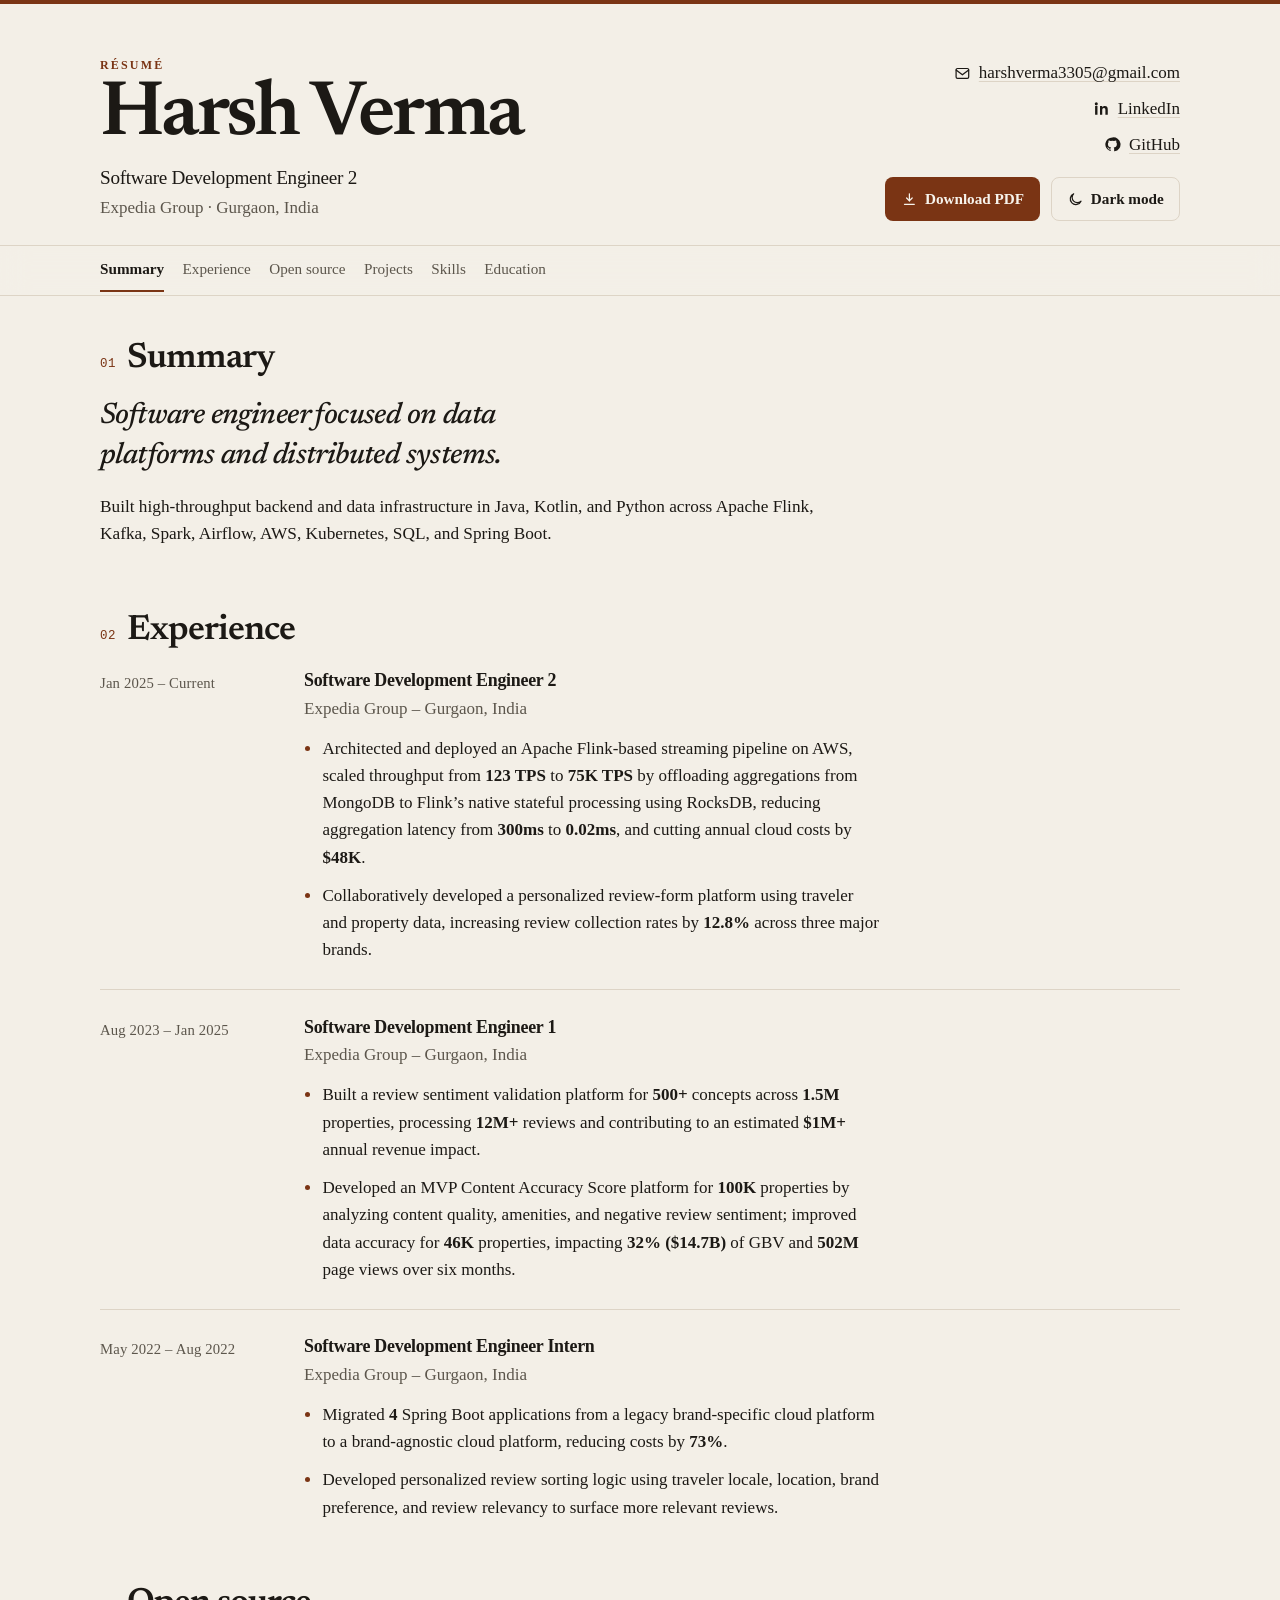
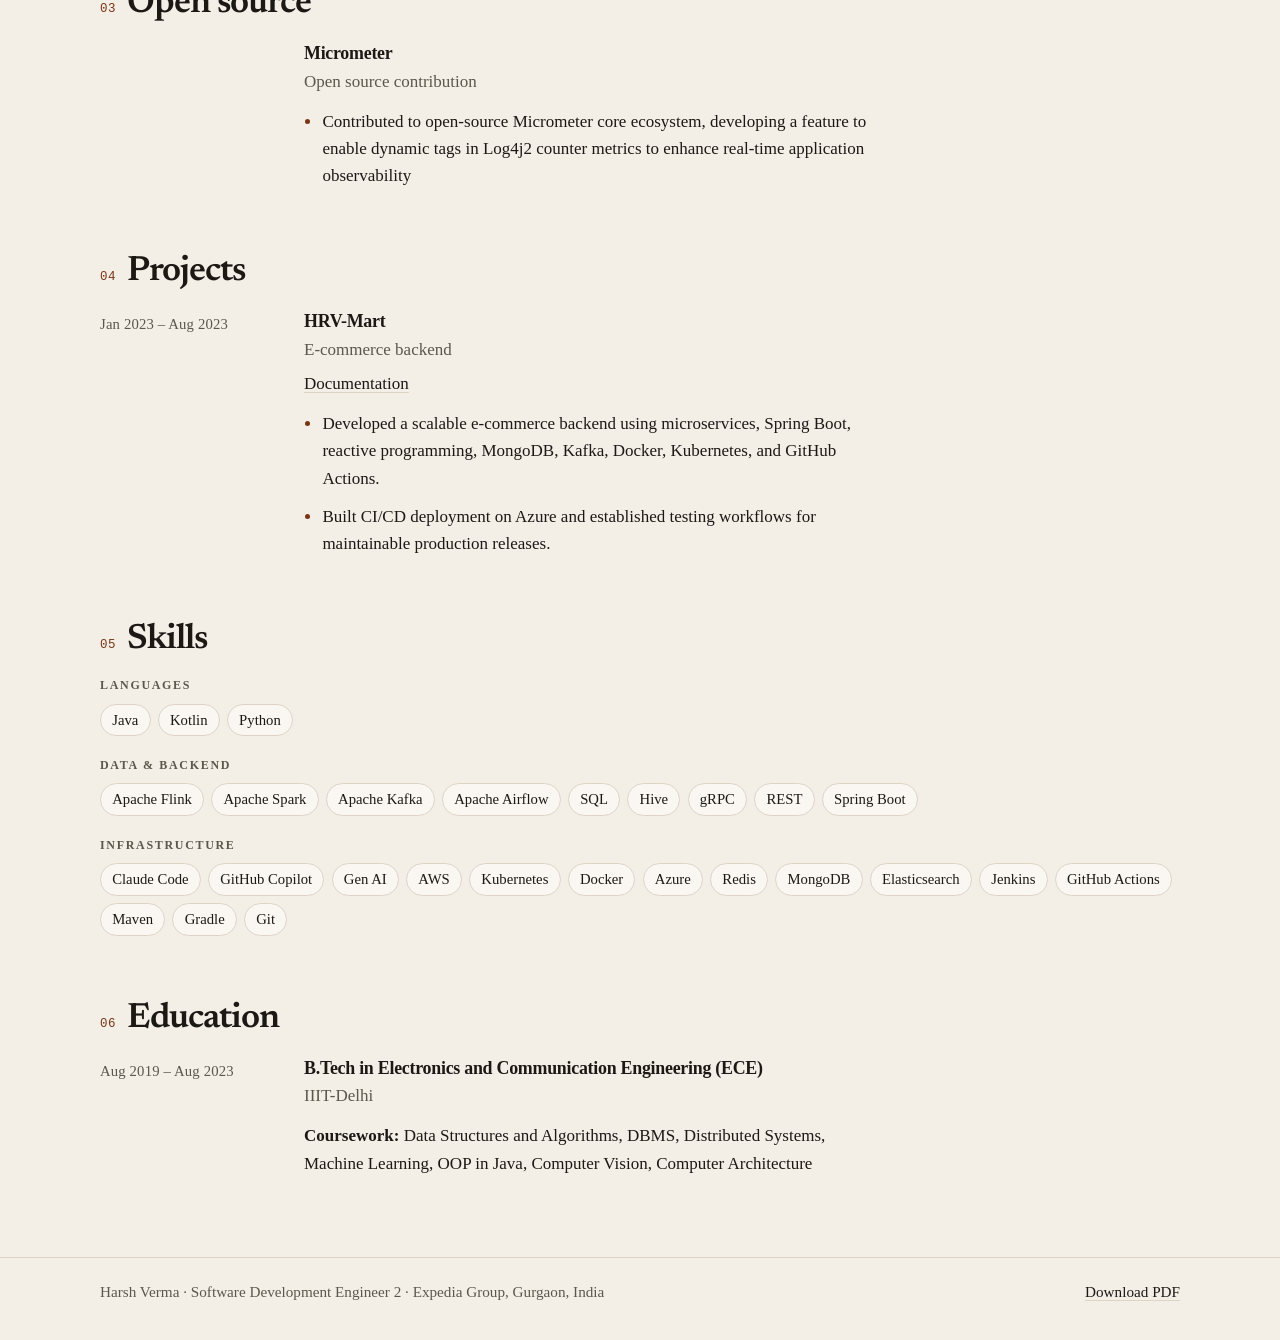
<file: index.html>
<!DOCTYPE html>
<html lang="en">
<head>
  <meta charset="utf-8">
  <meta name="viewport" content="width=device-width, initial-scale=1">
  <title>Harsh Verma — Software Development Engineer 2 at Expedia Group</title>
  <meta name="description" content="Software engineer focused on data platforms and distributed systems. Software Development Engineer 2 at Expedia Group in Gurgaon, India.">
  <meta name="author" content="Harsh Verma">
  <meta name="robots" content="index, follow">
  <meta name="color-scheme" content="light dark">
  <meta name="theme-color" content="#f3efe7">
  <meta name="format-detection" content="telephone=no">
  <link rel="canonical" href="https://harsh3305.github.io/MyResume/">

  <meta property="og:type" content="profile">
  <meta property="og:site_name" content="Harsh Verma">
  <meta property="og:title" content="Harsh Verma — Software Development Engineer 2 at Expedia Group">
  <meta property="og:description" content="Software engineer focused on data platforms and distributed systems. Software Development Engineer 2 at Expedia Group in Gurgaon, India.">
  <meta property="og:url" content="https://harsh3305.github.io/MyResume/">
  <meta property="og:image" content="https://harsh3305.github.io/MyResume/og.png">
  <meta property="og:image:type" content="image/png">
  <meta property="og:image:width" content="1200">
  <meta property="og:image:height" content="630">
  <meta property="og:image:alt" content="Harsh Verma, Software Development Engineer 2 at Expedia Group">
  <meta property="og:locale" content="en_IN">
  <meta property="profile:first_name" content="Harsh">
  <meta property="profile:last_name" content="Verma">

  <meta name="twitter:card" content="summary_large_image">
  <meta name="twitter:title" content="Harsh Verma — Software Development Engineer 2 at Expedia Group">
  <meta name="twitter:description" content="Software engineer focused on data platforms and distributed systems. Software Development Engineer 2 at Expedia Group in Gurgaon, India.">
  <meta name="twitter:image" content="https://harsh3305.github.io/MyResume/og.png">
  <meta name="twitter:image:alt" content="Harsh Verma, Software Development Engineer 2 at Expedia Group">

  <link rel="icon" href="favicon.svg" type="image/svg+xml">
  <link rel="alternate" type="application/pdf" title="Harsh Verma résumé (PDF)" href="Harsh-Verma-Resume.pdf">
  <link rel="preload" href="fonts/newsreader-600.woff2" as="font" type="font/woff2" crossorigin>
  <link rel="preload" href="fonts/public-sans-400.woff2" as="font" type="font/woff2" crossorigin>
  <link rel="stylesheet" href="styles.css">
  <script>
    (function () {
      try {
        var stored = localStorage.getItem("theme");
        var theme = stored === "light" || stored === "dark"
          ? stored
          : (window.matchMedia("(prefers-color-scheme: dark)").matches ? "dark" : "light");
        document.documentElement.setAttribute("data-theme", theme);
        var meta = document.querySelector('meta[name="theme-color"]');
        if (meta) meta.setAttribute("content", theme === "dark" ? "#141311" : "#f3efe7");
      } catch (e) {}
    })();
  </script>
  <script type="application/ld+json">
    {
      "@context": "https://schema.org",
      "@type": "ProfilePage",
      "name": "Harsh Verma",
      "url": "https://harsh3305.github.io/MyResume/",
      "mainEntity": {
        "@type": "Person",
        "name": "Harsh Verma",
        "jobTitle": "Software Development Engineer 2",
        "description": "Software engineer focused on data platforms and distributed systems. Built high-throughput backend and data infrastructure in Java, Kotlin, and Python across Apache Flink, Kafka, Spark, Airflow, AWS, Kubernetes, SQL, and Spring Boot.",
        "email": "mailto:harshverma3305@gmail.com",
        "url": "https://harsh3305.github.io/MyResume/",
        "sameAs": [
          "https://www.linkedin.com/in/harsh-verma-45423819b/",
          "https://github.com/Harsh3305"
        ],
        "worksFor": {
          "@type": "Organization",
          "name": "Expedia Group"
        },
        "alumniOf": {
          "@type": "CollegeOrUniversity",
          "name": "IIIT-Delhi"
        },
        "knowsAbout": [
          "Java",
          "Kotlin",
          "Python",
          "Apache Flink",
          "Apache Spark",
          "Apache Kafka",
          "Apache Airflow",
          "SQL",
          "Hive",
          "gRPC",
          "REST",
          "Spring Boot",
          "Claude Code",
          "GitHub Copilot",
          "Gen AI",
          "AWS",
          "Kubernetes",
          "Docker",
          "Azure",
          "Redis",
          "MongoDB",
          "Elasticsearch",
          "Jenkins",
          "GitHub Actions",
          "Maven",
          "Gradle",
          "Git"
        ]
      }
    }
  </script>
</head>
<body>
  <a class="skip-link" href="#main">Skip to content</a>

  <header class="site-header">
    <div class="accent-bar" aria-hidden="true"></div>
    <div class="wrap identity-row">
      <div class="identity">
        <p class="kicker">Résumé</p>
        <h1 translate="no">Harsh Verma</h1>
        <p class="job-title">Software Development Engineer 2</p>
        <p class="affiliation">Expedia Group · Gurgaon, India</p>
      </div>
      <div class="header-side">
        <address>
          <ul class="contacts">
            <li>
              <a href="mailto:harshverma3305@gmail.com">
                <svg class="icon" viewBox="0 0 24 24" aria-hidden="true" focusable="false">
                  <rect x="3" y="5" width="18" height="14" rx="2"></rect>
                  <path d="M3 7l9 7 9-7"></path>
                </svg>
                harshverma3305@gmail.com
              </a>
            </li>
            <li>
              <a href="https://www.linkedin.com/in/harsh-verma-45423819b/" rel="me noopener noreferrer" target="_blank">
                <svg class="icon icon-fill" viewBox="0 0 24 24" aria-hidden="true" focusable="false">
                  <path d="M4.7 3.3A2.2 2.2 0 1 1 2.5 5.5a2.2 2.2 0 0 1 2.2-2.2zM3 8.7h3.4V21H3zM10 8.7h3.3v1.7h.1c.5-1 1.7-2 3.4-2 3.6 0 4.3 2.4 4.3 5.5V21H17.7v-6.2c0-1.5 0-3.4-2.1-3.4s-2.4 1.6-2.4 3.3V21H10z"></path>
                </svg>
                LinkedIn
                <span class="visually-hidden">(opens in a new tab)</span>
              </a>
            </li>
            <li>
              <a href="https://github.com/Harsh3305" rel="me noopener noreferrer" target="_blank">
                <svg class="icon icon-fill" viewBox="0 0 24 24" aria-hidden="true" focusable="false">
                  <path d="M12 2a10 10 0 0 0-3.2 19.5c.5.1.7-.2.7-.5v-1.7c-2.8.6-3.4-1.2-3.4-1.2-.4-1.1-1.1-1.4-1.1-1.4-.9-.6.1-.6.1-.6 1 .1 1.5 1 1.5 1 .9 1.6 2.4 1.1 3 .9.1-.7.4-1.1.6-1.4-2.2-.3-4.6-1.1-4.6-5a3.9 3.9 0 0 1 1-2.7 3.6 3.6 0 0 1 .1-2.6s.8-.3 2.8 1a9.6 9.6 0 0 1 5 0c2-1.3 2.8-1 2.8-1a3.6 3.6 0 0 1 .1 2.6 3.9 3.9 0 0 1 1 2.7c0 3.9-2.3 4.7-4.6 5a2.5 2.5 0 0 1 .7 1.9v2.8c0 .3.2.6.7.5A10 10 0 0 0 12 2z"></path>
                </svg>
                GitHub
                <span class="visually-hidden">(opens in a new tab)</span>
              </a>
            </li>
          </ul>
        </address>
        <div class="actions">
          <a class="download" href="Harsh-Verma-Resume.pdf" download="Harsh-Verma-Resume.pdf" type="application/pdf">
            <svg class="icon" viewBox="0 0 24 24" aria-hidden="true" focusable="false">
              <path d="M12 4v10"></path>
              <path d="M8 10l4 4 4-4"></path>
              <path d="M5 19h14"></path>
            </svg>
            Download PDF
          </a>
          <button type="button" class="theme-toggle">
            <svg class="icon icon-moon" viewBox="0 0 24 24" aria-hidden="true" focusable="false">
              <path d="M20 14.5A8 8 0 1 1 9.5 4 6.5 6.5 0 0 0 20 14.5z"></path>
            </svg>
            <svg class="icon icon-sun" viewBox="0 0 24 24" aria-hidden="true" focusable="false">
              <circle cx="12" cy="12" r="4"></circle>
              <path d="M12 3v2M12 19v2M3 12h2M19 12h2M5.6 5.6l1.4 1.4M17 17l1.4 1.4M18.4 5.6 17 7M7 17l-1.4 1.4"></path>
            </svg>
            <span class="when-light">Dark mode</span>
            <span class="when-dark">Light mode</span>
          </button>
        </div>
      </div>
    </div>
    <nav class="nav" aria-label="Résumé sections">
      <ul class="wrap">
        <li><a href="#summary">Summary</a></li>
        <li><a href="#experience">Experience</a></li>
        <li><a href="#open-source">Open source</a></li>
        <li><a href="#projects">Projects</a></li>
        <li><a href="#skills">Skills</a></li>
        <li><a href="#education">Education</a></li>
      </ul>
    </nav>
  </header>

  <main id="main" class="wrap" tabindex="-1">
    <section class="section" id="summary" aria-labelledby="summary-heading">
      <h2 id="summary-heading"><span class="idx" aria-hidden="true">01</span> Summary</h2>
      <p class="lede">Software engineer focused on data platforms and distributed systems.</p>
      <p class="summary-detail">Built high-throughput backend and data infrastructure in Java, Kotlin, and Python across Apache Flink, Kafka, Spark, Airflow, AWS, Kubernetes, SQL, and Spring Boot.</p>
    </section>

    <section class="section" id="experience" aria-labelledby="experience-heading">
      <h2 id="experience-heading"><span class="idx" aria-hidden="true">02</span> Experience</h2>
      <div class="stack">
        <article class="role">
          <p class="dates"><time datetime="2025-01">Jan 2025</time> – Current</p>
          <div>
            <h3>Software Development Engineer 2</h3>
            <p class="org">Expedia Group – Gurgaon, India</p>
            <ul class="points">
              <li>Architected and deployed an Apache Flink-based streaming pipeline on AWS, scaled throughput from <strong>123 TPS</strong> to <strong>75K TPS</strong> by offloading aggregations from MongoDB to Flink’s native stateful processing using RocksDB, reducing aggregation latency from <strong>300ms</strong> to <strong>0.02ms</strong>, and cutting annual cloud costs by <strong>$48K</strong>.</li>
              <li>Collaboratively developed a personalized review-form platform using traveler and property data, increasing review collection rates by <strong>12.8%</strong> across three major brands.</li>
            </ul>
          </div>
        </article>

        <article class="role">
          <p class="dates"><time datetime="2023-08">Aug 2023</time> – <time datetime="2025-01">Jan 2025</time></p>
          <div>
            <h3>Software Development Engineer 1</h3>
            <p class="org">Expedia Group – Gurgaon, India</p>
            <ul class="points">
              <li>Built a review sentiment validation platform for <strong>500+</strong> concepts across <strong>1.5M</strong> properties, processing <strong>12M+</strong> reviews and contributing to an estimated <strong>$1M+</strong> annual revenue impact.</li>
              <li>Developed an MVP Content Accuracy Score platform for <strong>100K</strong> properties by analyzing content quality, amenities, and negative review sentiment; improved data accuracy for <strong>46K</strong> properties, impacting <strong>32% ($14.7B)</strong> of GBV and <strong>502M</strong> page views over six months.</li>
            </ul>
          </div>
        </article>

        <article class="role">
          <p class="dates"><time datetime="2022-05">May 2022</time> – <time datetime="2022-08">Aug 2022</time></p>
          <div>
            <h3>Software Development Engineer Intern</h3>
            <p class="org">Expedia Group – Gurgaon, India</p>
            <ul class="points">
              <li>Migrated <strong>4</strong> Spring Boot applications from a legacy brand-specific cloud platform to a brand-agnostic cloud platform, reducing costs by <strong>73%</strong>.</li>
              <li>Developed personalized review sorting logic using traveler locale, location, brand preference, and review relevancy to surface more relevant reviews.</li>
            </ul>
          </div>
        </article>
      </div>
    </section>

    <section class="section" id="open-source" aria-labelledby="open-source-heading">
      <h2 id="open-source-heading"><span class="idx" aria-hidden="true">03</span> Open source</h2>
      <div class="stack">
        <article class="role">
          <div>
            <h3>Micrometer</h3>
            <p class="org">Open source contribution</p>
            <ul class="points">
              <li>Contributed to open-source Micrometer core ecosystem, developing a feature to enable dynamic tags in Log4j2 counter metrics to enhance real-time application observability</li>
            </ul>
          </div>
        </article>
      </div>
    </section>

    <section class="section" id="projects" aria-labelledby="projects-heading">
      <h2 id="projects-heading"><span class="idx" aria-hidden="true">04</span> Projects</h2>
      <div class="stack">
        <article class="role">
          <p class="dates"><time datetime="2023-01">Jan 2023</time> – <time datetime="2023-08">Aug 2023</time></p>
          <div>
            <h3>HRV-Mart</h3>
            <p class="org">E-commerce backend</p>
            <p class="docs">
              <a href="https://hrv-mart.github.io/docs/" rel="noopener noreferrer" target="_blank">
                Documentation
                <span class="visually-hidden">(opens in a new tab)</span>
              </a>
            </p>
            <ul class="points">
              <li>Developed a scalable e-commerce backend using microservices, Spring Boot, reactive programming, MongoDB, Kafka, Docker, Kubernetes, and GitHub Actions.</li>
              <li>Built CI/CD deployment on Azure and established testing workflows for maintainable production releases.</li>
            </ul>
          </div>
        </article>
      </div>
    </section>

    <section class="section" id="skills" aria-labelledby="skills-heading">
      <h2 id="skills-heading"><span class="idx" aria-hidden="true">05</span> Skills</h2>
      <div class="skill-groups">
        <div class="skill-group">
          <h3>Languages</h3>
          <ul class="tags">
            <li>Java</li>
            <li>Kotlin</li>
            <li>Python</li>
          </ul>
        </div>
        <div class="skill-group">
          <h3>Data &amp; Backend</h3>
          <ul class="tags">
            <li>Apache Flink</li>
            <li>Apache Spark</li>
            <li>Apache Kafka</li>
            <li>Apache Airflow</li>
            <li>SQL</li>
            <li>Hive</li>
            <li>gRPC</li>
            <li>REST</li>
            <li>Spring Boot</li>
          </ul>
        </div>
        <div class="skill-group">
          <h3>Infrastructure</h3>
          <ul class="tags">
            <li>Claude Code</li>
            <li>GitHub Copilot</li>
            <li>Gen AI</li>
            <li>AWS</li>
            <li>Kubernetes</li>
            <li>Docker</li>
            <li>Azure</li>
            <li>Redis</li>
            <li>MongoDB</li>
            <li>Elasticsearch</li>
            <li>Jenkins</li>
            <li>GitHub Actions</li>
            <li>Maven</li>
            <li>Gradle</li>
            <li>Git</li>
          </ul>
        </div>
      </div>
    </section>

    <section class="section" id="education" aria-labelledby="education-heading">
      <h2 id="education-heading"><span class="idx" aria-hidden="true">06</span> Education</h2>
      <div class="stack">
        <article class="role">
          <p class="dates"><time datetime="2019-08">Aug 2019</time> – <time datetime="2023-08">Aug 2023</time></p>
          <div>
            <h3>B.Tech in Electronics and Communication Engineering (ECE)</h3>
            <p class="org">IIIT-Delhi</p>
            <p class="coursework"><span class="label">Coursework:</span> Data Structures and Algorithms, DBMS, Distributed Systems, Machine Learning, OOP in Java, Computer Vision, Computer Architecture</p>
          </div>
        </article>
      </div>
    </section>
  </main>

  <footer class="site-footer">
    <div class="wrap footer-inner">
      <p>Harsh Verma · Software Development Engineer 2 · Expedia Group, Gurgaon, India</p>
      <a href="Harsh-Verma-Resume.pdf" download="Harsh-Verma-Resume.pdf" type="application/pdf">Download PDF</a>
    </div>
  </footer>

  <script>
    (function () {
      var root = document.documentElement;
      var toggle = document.querySelector(".theme-toggle");
      var meta = document.querySelector('meta[name="theme-color"]');

      function currentTheme() {
        return root.getAttribute("data-theme") === "dark" ? "dark" : "light";
      }

      function applyTheme(theme, persist) {
        root.setAttribute("data-theme", theme);
        if (meta) meta.setAttribute("content", theme === "dark" ? "#141311" : "#f3efe7");
        if (persist) {
          try { localStorage.setItem("theme", theme); } catch (e) {}
        }
      }

      applyTheme(currentTheme(), false);

      if (toggle) {
        toggle.addEventListener("click", function () {
          applyTheme(currentTheme() === "dark" ? "light" : "dark", true);
        });
      }

      try {
        window.matchMedia("(prefers-color-scheme: dark)").addEventListener("change", function (event) {
          var stored = null;
          try { stored = localStorage.getItem("theme"); } catch (e) {}
          if (stored !== "light" && stored !== "dark") {
            applyTheme(event.matches ? "dark" : "light", false);
          }
        });
      } catch (e) {}

      var links = Array.prototype.slice.call(document.querySelectorAll(".nav a"));
      var ticking = false;

      function updateCurrent() {
        var current = links[0];
        for (var i = 0; i < links.length; i++) {
          var id = links[i].getAttribute("href").slice(1);
          var section = document.getElementById(id);
          if (!section) continue;
          if (section.getBoundingClientRect().top - 120 <= 0) current = links[i];
        }
        for (var j = 0; j < links.length; j++) {
          if (links[j] === current) links[j].setAttribute("aria-current", "true");
          else links[j].removeAttribute("aria-current");
        }
      }

      function onScroll() {
        if (ticking) return;
        ticking = true;
        requestAnimationFrame(function () {
          updateCurrent();
          ticking = false;
        });
      }

      updateCurrent();
      document.addEventListener("scroll", onScroll, { passive: true });
      window.addEventListener("hashchange", updateCurrent);
    })();
  </script>
</body>
</html>
</file>
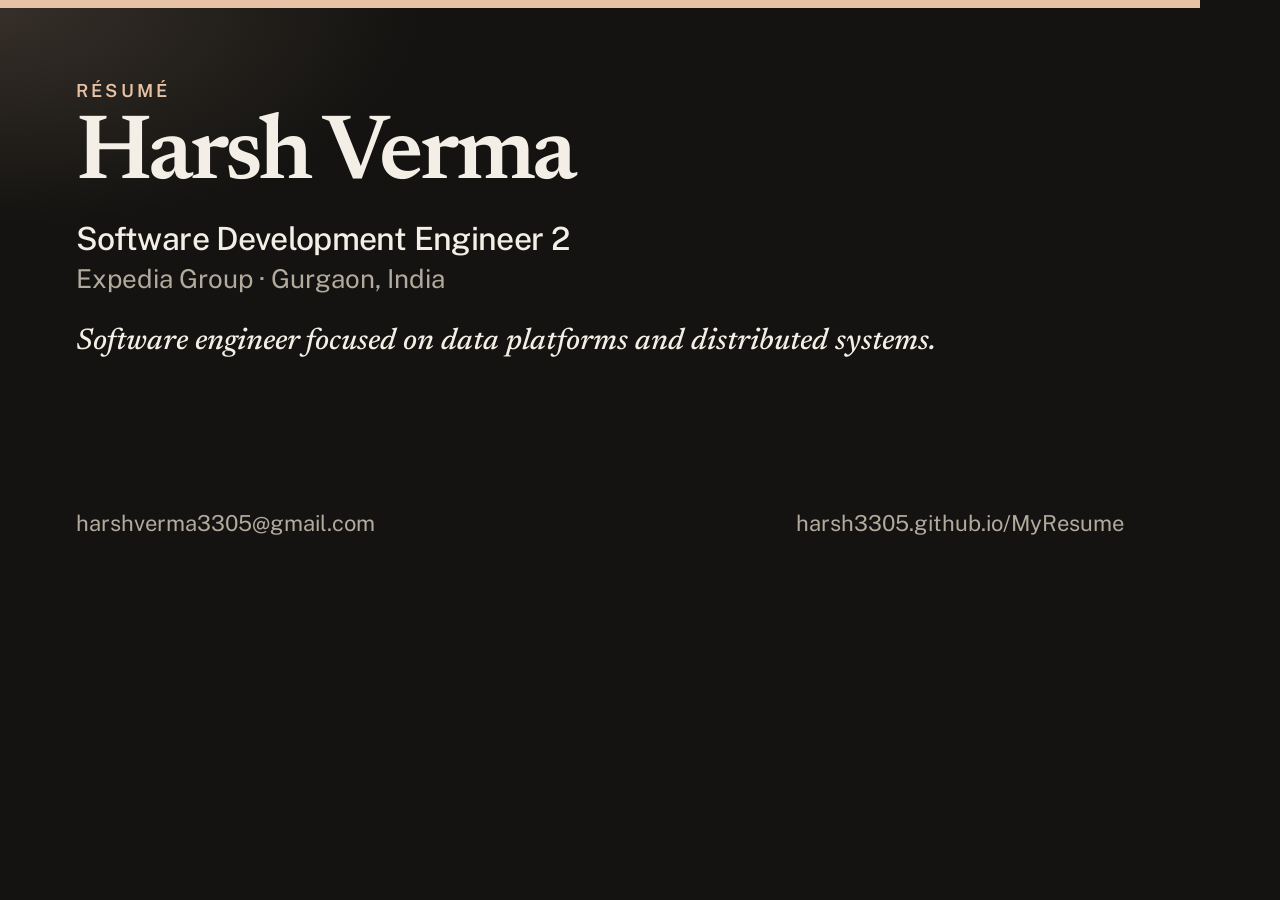
<file: og-card.html>
<!DOCTYPE html>
<html lang="en">
<head>
  <meta charset="utf-8">
  <meta name="robots" content="noindex">
  <title>Harsh Verma — social preview</title>
  <style>
    @font-face {
      font-family: "Newsreader";
      font-style: normal;
      font-weight: 600;
      font-display: block;
      src: url("fonts/newsreader-600.woff2") format("woff2");
    }
    @font-face {
      font-family: "Newsreader";
      font-style: italic;
      font-weight: 500;
      font-display: block;
      src: url("fonts/newsreader-500-italic.woff2") format("woff2");
    }
    @font-face {
      font-family: "Public Sans";
      font-style: normal;
      font-weight: 400;
      font-display: block;
      src: url("fonts/public-sans-400.woff2") format("woff2");
    }
    @font-face {
      font-family: "Public Sans";
      font-style: normal;
      font-weight: 500;
      font-display: block;
      src: url("fonts/public-sans-500.woff2") format("woff2");
    }
    @font-face {
      font-family: "Public Sans";
      font-style: normal;
      font-weight: 600;
      font-display: block;
      src: url("fonts/public-sans-600.woff2") format("woff2");
    }
    html, body {
      margin: 0;
      width: 1200px;
      height: 630px;
      overflow: hidden;
      background: #141311;
      color: #f3eee6;
      font-family: "Public Sans", sans-serif;
    }
    .card {
      box-sizing: border-box;
      height: 630px;
      padding: 72px 76px;
      display: flex;
      flex-direction: column;
      justify-content: space-between;
      background:
        radial-gradient(700px 360px at 0% 0%, rgba(231, 194, 164, 0.16), transparent 60%),
        #141311;
      border-top: 8px solid #e7c2a4;
    }
    .kicker {
      margin: 0;
      color: #e7c2a4;
      font-size: 18px;
      font-weight: 600;
      letter-spacing: 0.18em;
      text-transform: uppercase;
    }
    h1 {
      margin: 14px 0 0;
      font-family: "Newsreader", Georgia, serif;
      font-size: 92px;
      font-weight: 600;
      letter-spacing: -0.04em;
      line-height: 0.9;
    }
    .title {
      margin: 22px 0 0;
      font-size: 32px;
      font-weight: 500;
      letter-spacing: -0.02em;
    }
    .org {
      margin: 6px 0 0;
      color: #b3aa9e;
      font-size: 26px;
    }
    .lede {
      margin: 28px 0 0;
      max-width: 920px;
      font-family: "Newsreader", Georgia, serif;
      font-style: italic;
      font-weight: 500;
      font-size: 30px;
      line-height: 1.35;
    }
    .foot {
      display: flex;
      justify-content: space-between;
      color: #b3aa9e;
      font-size: 22px;
    }
  </style>
</head>
<body>
  <div class="card">
    <div>
      <p class="kicker">Résumé</p>
      <h1>Harsh Verma</h1>
      <p class="title">Software Development Engineer 2</p>
      <p class="org">Expedia Group · Gurgaon, India</p>
      <p class="lede">Software engineer focused on data platforms and distributed systems.</p>
    </div>
    <p class="foot">
      <span>harshverma3305@gmail.com</span>
      <span>harsh3305.github.io/MyResume</span>
    </p>
  </div>
</body>
</html>
</file>
<file: styles.css>
@font-face {
  font-family: "Newsreader";
  font-style: normal;
  font-weight: 500;
  font-display: swap;
  src: url("fonts/newsreader-500.woff2") format("woff2");
}

@font-face {
  font-family: "Newsreader";
  font-style: italic;
  font-weight: 500;
  font-display: swap;
  src: url("fonts/newsreader-500-italic.woff2") format("woff2");
}

@font-face {
  font-family: "Newsreader";
  font-style: normal;
  font-weight: 600;
  font-display: swap;
  src: url("fonts/newsreader-600.woff2") format("woff2");
}

@font-face {
  font-family: "Public Sans";
  font-style: normal;
  font-weight: 400;
  font-display: swap;
  src: url("fonts/public-sans-400.woff2") format("woff2");
}

@font-face {
  font-family: "Public Sans";
  font-style: normal;
  font-weight: 500;
  font-display: swap;
  src: url("fonts/public-sans-500.woff2") format("woff2");
}

@font-face {
  font-family: "Public Sans";
  font-style: normal;
  font-weight: 600;
  font-display: swap;
  src: url("fonts/public-sans-600.woff2") format("woff2");
}

:root {
  color-scheme: light;
  --bg: #f3efe7;
  --surface: #faf7f2;
  --ink: #1c1915;
  --muted: #5c564c;
  --line: #ddd4c6;
  --accent: #7a3414;
  --accent-hover: #63290f;
  --on-accent: #f7f3ec;
  --glow: rgba(122, 52, 20, 0.08);
  --serif: "Newsreader", "Iowan Old Style", Palatino, "Palatino Linotype", Georgia, serif;
  --sans: "Public Sans", "Segoe UI", sans-serif;
  --mono: ui-monospace, "Cascadia Mono", "SFMono-Regular", Menlo, Consolas, monospace;
}

@media (prefers-color-scheme: dark) {
  :root:not([data-theme="light"]) {
    color-scheme: dark;
    --bg: #141311;
    --surface: #1e1c19;
    --ink: #f3eee6;
    --muted: #b3aa9e;
    --line: #34302b;
    --accent: #e7c2a4;
    --accent-hover: #f3d4ba;
    --on-accent: #1a140f;
    --glow: rgba(231, 194, 164, 0.07);
  }
}

:root[data-theme="light"] {
  color-scheme: light;
  --bg: #f3efe7;
  --surface: #faf7f2;
  --ink: #1c1915;
  --muted: #5c564c;
  --line: #ddd4c6;
  --accent: #7a3414;
  --accent-hover: #63290f;
  --on-accent: #f7f3ec;
  --glow: rgba(122, 52, 20, 0.08);
}

:root[data-theme="dark"] {
  color-scheme: dark;
  --bg: #141311;
  --surface: #1e1c19;
  --ink: #f3eee6;
  --muted: #b3aa9e;
  --line: #34302b;
  --accent: #e7c2a4;
  --accent-hover: #f3d4ba;
  --on-accent: #1a140f;
  --glow: rgba(231, 194, 164, 0.07);
}

*,
*::before,
*::after {
  box-sizing: border-box;
}

* {
  margin: 0;
  padding: 0;
}

html {
  scroll-behavior: smooth;
  scroll-padding-top: 6.5rem;
}

body {
  min-height: 100vh;
  background:
    radial-gradient(900px 420px at 0% -10%, var(--glow), transparent 55%),
    var(--bg);
  color: var(--ink);
  font-family: var(--sans);
  font-size: 1.0625rem;
  font-weight: 400;
  line-height: 1.6;
  text-rendering: optimizeLegibility;
  -webkit-font-smoothing: antialiased;
}

body,
button,
a {
  font-family: inherit;
}

::selection {
  background: var(--accent);
  color: var(--on-accent);
}

:focus {
  outline: none;
}

:focus-visible {
  outline: 2px solid var(--accent);
  outline-offset: 3px;
}

.skip-link {
  position: absolute;
  left: 1rem;
  top: -4rem;
  z-index: 30;
  background: var(--accent);
  color: var(--on-accent);
  padding: 0.55rem 0.8rem;
  border-radius: 6px;
  text-decoration: none;
  font-weight: 600;
}

.skip-link:focus {
  top: 0.75rem;
}

.visually-hidden {
  position: absolute;
  width: 1px;
  height: 1px;
  padding: 0;
  margin: -1px;
  overflow: hidden;
  clip: rect(0, 0, 0, 0);
  white-space: nowrap;
  border: 0;
}

.wrap {
  width: min(1080px, calc(100% - 2rem));
  margin-inline: auto;
}

.accent-bar {
  height: 4px;
  background: var(--accent);
}

.site-header {
  padding-bottom: 0;
}

.identity-row {
  padding: 2.5rem 0 1.5rem;
}

.kicker {
  color: var(--accent);
  font-size: 0.75rem;
  font-weight: 600;
  letter-spacing: 0.18em;
  text-transform: uppercase;
}

h1 {
  margin-top: 0.35rem;
  font-family: var(--serif);
  font-size: clamp(3rem, 8vw, 4.85rem);
  font-weight: 600;
  letter-spacing: -0.035em;
  line-height: 0.92;
  text-wrap: balance;
}

.job-title {
  margin-top: 0.85rem;
  font-size: 1.2rem;
  font-weight: 500;
  letter-spacing: -0.015em;
  line-height: 1.3;
}

.affiliation {
  margin-top: 0.2rem;
  color: var(--muted);
}

address {
  font-style: normal;
}

.header-side {
  display: flex;
  flex-direction: column;
  align-items: flex-start;
  gap: 1rem;
  margin-top: 1.5rem;
}

.contacts {
  display: flex;
  flex-direction: column;
  align-items: flex-start;
  gap: 0.35rem;
  list-style: none;
}

.contacts a,
.docs a,
.site-footer a {
  color: var(--ink);
  text-decoration-color: var(--line);
  text-underline-offset: 0.18em;
}

.contacts a {
  display: inline-flex;
  align-items: center;
  gap: 0.5rem;
  overflow-wrap: anywhere;
}

.contacts a:hover,
.docs a:hover,
.site-footer a:hover {
  color: var(--accent);
  text-decoration-color: var(--accent);
}

.icon {
  width: 1.05rem;
  height: 1.05rem;
  flex: none;
  fill: none;
  stroke: currentColor;
  stroke-width: 1.75;
  stroke-linecap: round;
  stroke-linejoin: round;
}

.icon-fill {
  fill: currentColor;
  stroke: none;
}

.actions {
  display: flex;
  flex-wrap: wrap;
  gap: 0.65rem;
}

.download,
.theme-toggle {
  display: inline-flex;
  align-items: center;
  justify-content: center;
  gap: 0.45rem;
  min-height: 44px;
  padding: 0.55rem 0.95rem;
  border-radius: 8px;
  font-size: 0.95rem;
  font-weight: 600;
  line-height: 1;
  cursor: pointer;
}

.download {
  border: 1px solid transparent;
  background: var(--accent);
  color: var(--on-accent);
  text-decoration: none;
}

.download .icon {
  stroke: currentColor;
  fill: none;
}

.download:hover {
  background: var(--accent-hover);
  color: var(--on-accent);
}

.download:focus-visible {
  outline-color: var(--ink);
}

.theme-toggle {
  border: 1px solid var(--line);
  background: transparent;
  color: var(--ink);
}

.theme-toggle:hover {
  border-color: var(--accent);
  color: var(--accent);
}

.icon-sun,
.when-dark {
  display: none;
}

.nav {
  position: sticky;
  top: 0;
  z-index: 10;
  background: var(--bg);
  border-top: 1px solid var(--line);
  border-bottom: 1px solid var(--line);
}

@supports (backdrop-filter: blur(8px)) {
  .nav {
    background: color-mix(in srgb, var(--bg) 88%, transparent);
    backdrop-filter: blur(14px);
  }
}

.nav ul {
  display: flex;
  flex-wrap: wrap;
  gap: 0.15rem 1.15rem;
  list-style: none;
  padding: 0.15rem 0;
}

.nav a {
  display: inline-flex;
  align-items: center;
  min-height: 44px;
  color: var(--muted);
  font-size: 0.95rem;
  font-weight: 500;
  text-decoration: none;
  border-bottom: 2px solid transparent;
}

.nav a:hover,
.nav a[aria-current="true"] {
  color: var(--ink);
}

.nav a[aria-current="true"] {
  border-bottom-color: var(--accent);
  font-weight: 600;
}

main {
  padding: 2.75rem 0 1rem;
}

main:focus {
  outline: none;
}

.section {
  scroll-margin-top: 6.5rem;
}

.section + .section {
  margin-top: 4rem;
}

h2 {
  display: flex;
  align-items: baseline;
  gap: 0.7rem;
  margin-bottom: 1.15rem;
  font-family: var(--serif);
  font-size: clamp(1.8rem, 3vw, 2.2rem);
  font-weight: 600;
  letter-spacing: -0.03em;
  line-height: 1.1;
  text-wrap: balance;
}

.idx {
  font-family: var(--mono);
  font-size: 0.78rem;
  font-weight: 500;
  letter-spacing: 0.04em;
  color: var(--accent);
}

.lede {
  max-width: 22em;
  font-family: var(--serif);
  font-size: clamp(1.45rem, 2.5vw, 1.85rem);
  font-style: italic;
  font-weight: 500;
  line-height: 1.35;
  letter-spacing: -0.02em;
  text-wrap: balance;
}

.summary-detail {
  max-width: 46rem;
  margin-top: 1rem;
  color: var(--ink);
  font-size: 1.08rem;
  text-wrap: pretty;
}

.stack > * + * {
  margin-top: 1.6rem;
  padding-top: 1.6rem;
  border-top: 1px solid var(--line);
}

.role {
  display: grid;
  gap: 0.35rem;
}

.dates {
  color: var(--muted);
  font-size: 0.92rem;
  font-variant-numeric: tabular-nums;
  letter-spacing: 0.01em;
}

h3 {
  font-size: 1.12rem;
  font-weight: 600;
  letter-spacing: -0.015em;
  line-height: 1.3;
  text-wrap: balance;
}

.org {
  margin-top: 0.15rem;
  color: var(--muted);
}

.docs {
  margin-top: 0.45rem;
}

.points {
  max-width: 68ch;
  margin-top: 0.8rem;
  padding-left: 1.15rem;
}

.points li + li {
  margin-top: 0.7rem;
}

.points li::marker {
  color: var(--accent);
}

.points strong {
  font-weight: 600;
}

.skill-groups {
  display: grid;
  gap: 1.35rem;
}

.skill-group h3 {
  margin-bottom: 0.6rem;
  color: var(--muted);
  font-size: 0.75rem;
  font-weight: 600;
  letter-spacing: 0.14em;
  text-transform: uppercase;
}

.tags {
  display: flex;
  flex-wrap: wrap;
  gap: 0.45rem;
  list-style: none;
}

.tags li {
  padding: 0.32rem 0.7rem;
  border: 1px solid var(--line);
  border-radius: 999px;
  background: var(--surface);
  font-size: 0.92rem;
  line-height: 1.4;
}

.coursework {
  max-width: 68ch;
  margin-top: 0.8rem;
  text-wrap: pretty;
}

.coursework .label {
  font-weight: 600;
}

.site-footer {
  margin-top: 4rem;
  border-top: 1px solid var(--line);
}

.footer-inner {
  display: flex;
  flex-wrap: wrap;
  gap: 0.75rem 1.5rem;
  align-items: center;
  justify-content: space-between;
  padding: 1.4rem 0 2.2rem;
  color: var(--muted);
  font-size: 0.95rem;
}

@media (min-width: 760px) {
  .role {
    grid-template-columns: 11rem minmax(0, 1fr);
    column-gap: 1.75rem;
    align-items: start;
  }

  .role > :only-child {
    grid-column: 2;
  }

  .dates {
    padding-top: 0.2rem;
  }
}

@media (min-width: 880px) {
  .wrap {
    width: min(1080px, calc(100% - 4rem));
  }

  .identity-row {
    display: grid;
    grid-template-columns: minmax(0, 1fr) minmax(240px, 300px);
    gap: 2rem;
    align-items: end;
    padding-top: 3.25rem;
  }

  .header-side {
    align-items: flex-end;
    margin-top: 0;
  }

  .contacts,
  .actions {
    align-items: flex-end;
    justify-content: flex-end;
  }
}

@media (max-width: 759px) {
  .dates {
    font-size: 0.85rem;
    letter-spacing: 0.04em;
    text-transform: uppercase;
  }
}

:root[data-theme="dark"] .icon-moon,
:root[data-theme="dark"] .when-light {
  display: none;
}

:root[data-theme="dark"] .icon-sun,
:root[data-theme="dark"] .when-dark {
  display: inline-flex;
}

:root[data-theme="dark"] .icon-sun {
  display: block;
}

@media (prefers-color-scheme: dark) {
  :root:not([data-theme="light"]) .icon-moon,
  :root:not([data-theme="light"]) .when-light {
    display: none;
  }

  :root:not([data-theme="light"]) .when-dark {
    display: inline;
  }

  :root:not([data-theme="light"]) .icon-sun {
    display: block;
  }
}

@media (prefers-reduced-motion: reduce) {
  html {
    scroll-behavior: auto;
  }

  *,
  *::before,
  *::after {
    transition: none !important;
  }
}

@media print {
  :root,
  :root[data-theme="dark"] {
    color-scheme: light;
    --bg: #ffffff;
    --surface: #ffffff;
    --ink: #1c1915;
    --muted: #3f3a34;
    --line: #cccccc;
    --accent: #7a3414;
    --on-accent: #ffffff;
  }

  body {
    background: #ffffff;
  }

  .nav,
  .theme-toggle,
  .skip-link,
  .accent-bar {
    display: none !important;
  }

  .site-header,
  main,
  .site-footer {
    break-inside: auto;
  }

  .role,
  .section {
    break-inside: avoid;
  }

  a {
    color: #1c1915;
  }
}
</file>
